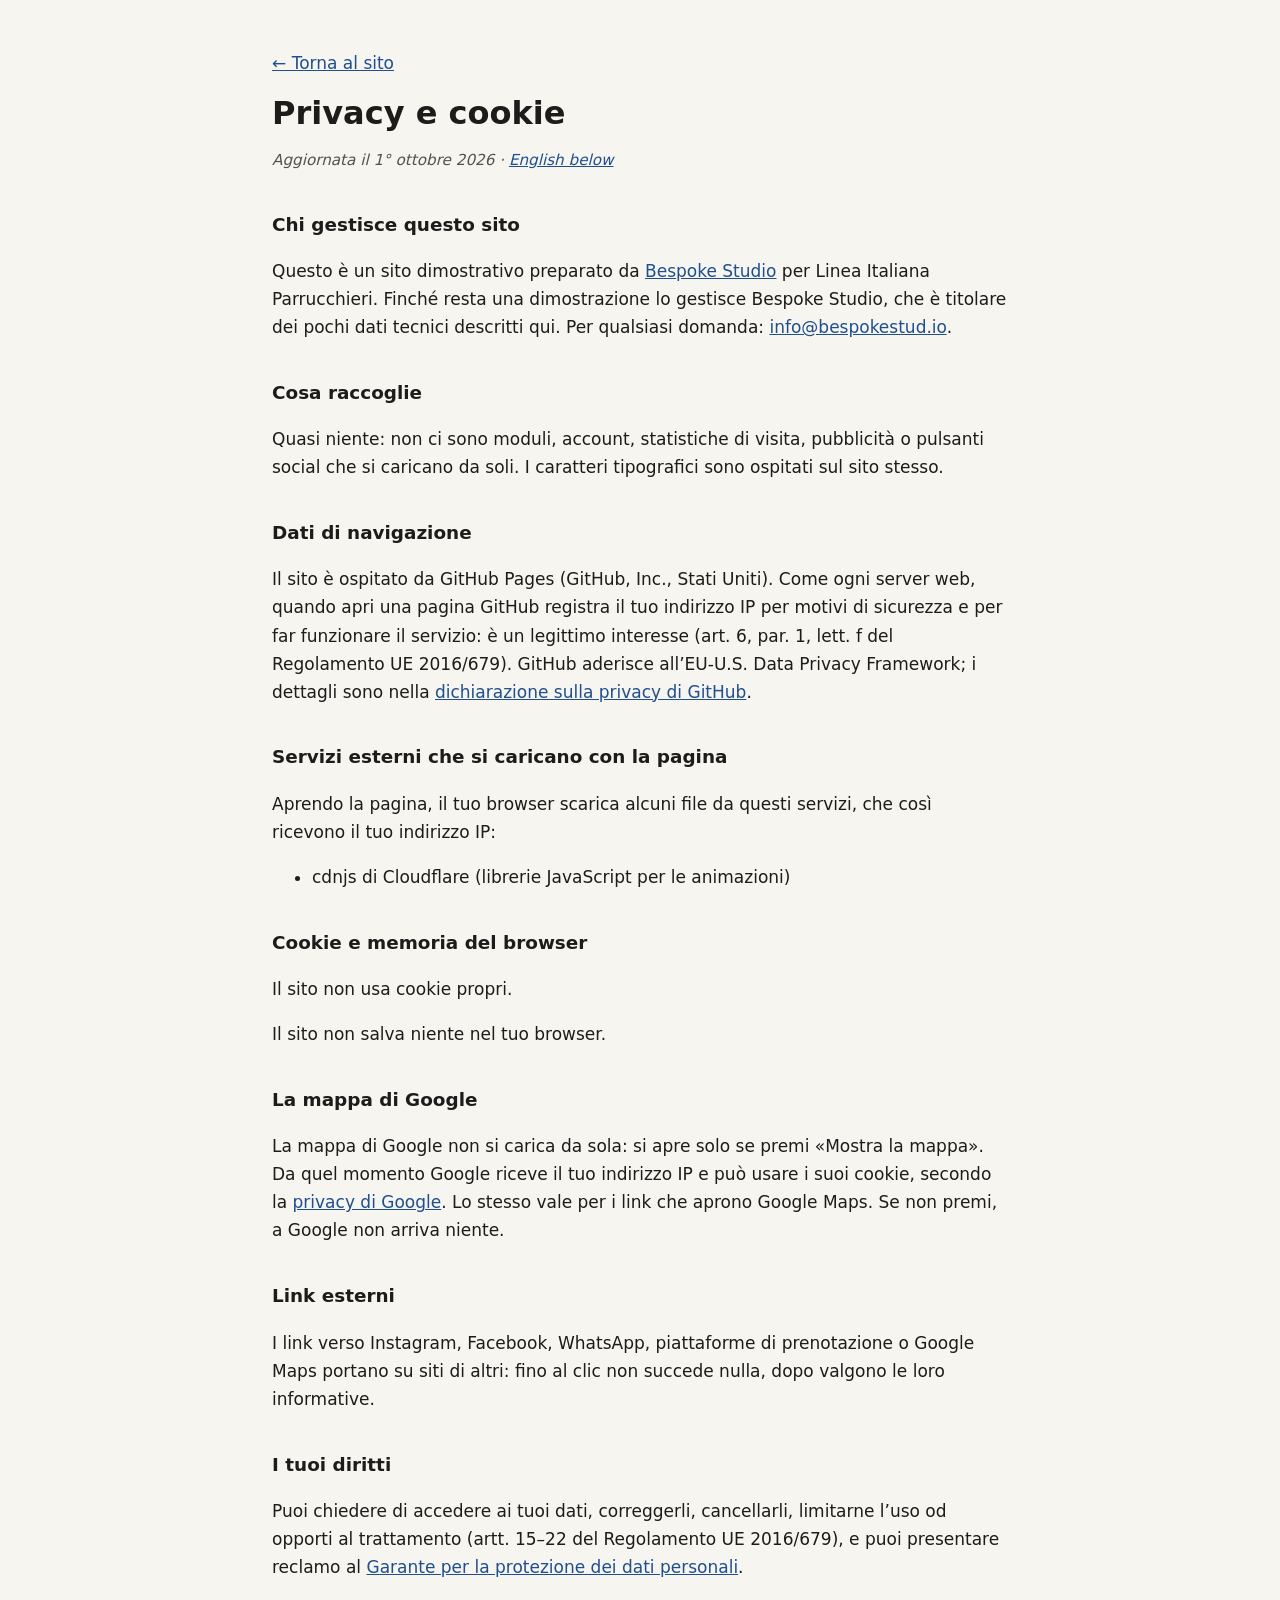
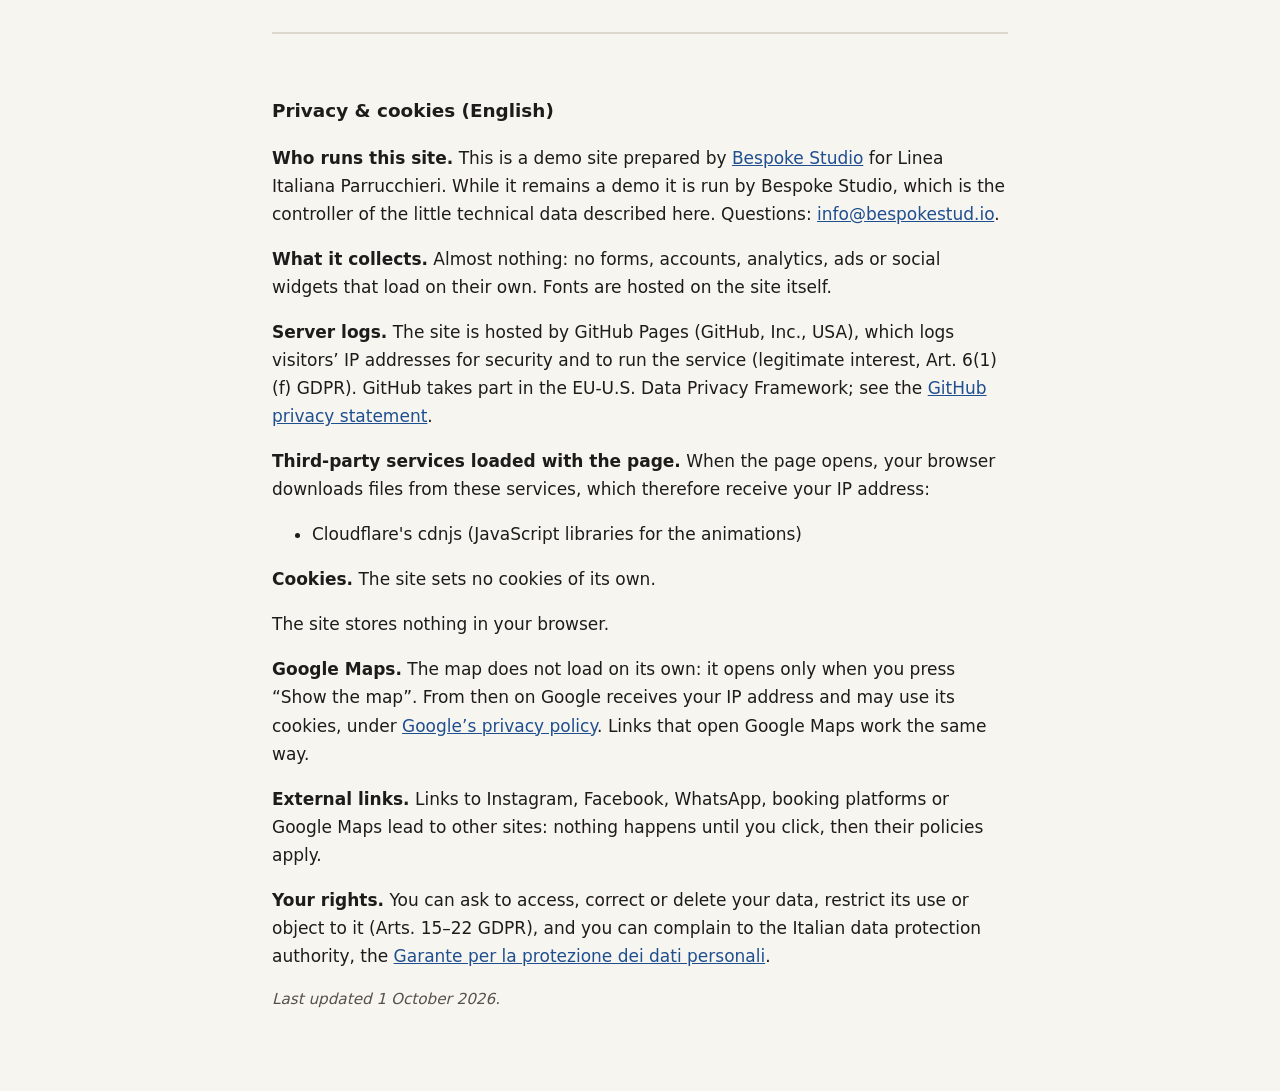
<file: privacy.html>
<!DOCTYPE html>
<html lang="it">
<head>
  <meta charset="UTF-8">
  <meta name="viewport" content="width=device-width, initial-scale=1.0">
  <meta name="robots" content="noindex">
  <title>Privacy e cookie · Linea Italiana Parrucchieri</title>
  <meta name="description" content="Informativa privacy e cookie del sito Linea Italiana Parrucchieri.">
  <style>
    body { margin: 0; background: #f7f5f0; color: #1d1c1a; font: 17px/1.65 system-ui, -apple-system, "Segoe UI", Roboto, sans-serif; }
    main { max-width: 46rem; margin: 0 auto; padding: 32px 20px 64px; }
    h1 { font-size: 2rem; line-height: 1.2; margin: 0.4em 0 0.2em; }
    h2 { font-size: 1.15rem; margin: 2em 0 0.4em; }
    a { color: #1f4f8f; }
    .data { color: #55524c; font-style: italic; font-size: 0.95rem; }
    .en { margin-top: 3em; padding-top: 1.5em; border-top: 2px solid #ddd8cc; }
    code { font-size: 0.9em; background: #ebe7dc; padding: 0 4px; border-radius: 3px; }
  </style>
</head>
<body>
<main>
  <p><a href="index.html">← Torna al sito</a></p>
  <h1>Privacy e cookie</h1>
  <p class="data">Aggiornata il 1° ottobre 2026 · <a href="#english" lang="en">English below</a></p>
  <h2>Chi gestisce questo sito</h2>
  <p>Questo è un sito dimostrativo preparato da <a href="https://bespokestud.io" rel="noopener">Bespoke Studio</a> per Linea Italiana Parrucchieri. Finché resta una dimostrazione lo gestisce Bespoke Studio, che è titolare dei pochi dati tecnici descritti qui. Per qualsiasi domanda: <a href="mailto:info@bespokestud.io">info@bespokestud.io</a>.</p>
  <h2>Cosa raccoglie</h2>
  <p>Quasi niente: non ci sono moduli, account, statistiche di visita, pubblicità o pulsanti social che si caricano da soli. I caratteri tipografici sono ospitati sul sito stesso.</p>
  <h2>Dati di navigazione</h2>
  <p>Il sito è ospitato da GitHub Pages (GitHub, Inc., Stati Uniti). Come ogni server web, quando apri una pagina GitHub registra il tuo indirizzo IP per motivi di sicurezza e per far funzionare il servizio: è un legittimo interesse (art. 6, par. 1, lett. f del Regolamento UE 2016/679). GitHub aderisce all’EU-U.S. Data Privacy Framework; i dettagli sono nella <a href="https://docs.github.com/site-policy/privacy-policies/github-general-privacy-statement" rel="noopener">dichiarazione sulla privacy di GitHub</a>.</p>
  <h2>Servizi esterni che si caricano con la pagina</h2>
  <p>Aprendo la pagina, il tuo browser scarica alcuni file da questi servizi, che così ricevono il tuo indirizzo IP:</p>
  <ul><li>cdnjs di Cloudflare (librerie JavaScript per le animazioni)</li></ul>
  <h2>Cookie e memoria del browser</h2>
  <p>Il sito non usa cookie propri.</p>
  <p>Il sito non salva niente nel tuo browser.</p>
  <h2>La mappa di Google</h2>
  <p>La mappa di Google non si carica da sola: si apre solo se premi «Mostra la mappa». Da quel momento Google riceve il tuo indirizzo IP e può usare i suoi cookie, secondo la <a href="https://policies.google.com/privacy?hl=it" rel="noopener">privacy di Google</a>. Lo stesso vale per i link che aprono Google Maps. Se non premi, a Google non arriva niente.</p>
  <h2>Link esterni</h2>
  <p>I link verso Instagram, Facebook, WhatsApp, piattaforme di prenotazione o Google Maps portano su siti di altri: fino al clic non succede nulla, dopo valgono le loro informative.</p>
  
  <h2>I tuoi diritti</h2>
  <p>Puoi chiedere di accedere ai tuoi dati, correggerli, cancellarli, limitarne l’uso od opporti al trattamento (artt. 15–22 del Regolamento UE 2016/679), e puoi presentare reclamo al <a href="https://www.garanteprivacy.it" rel="noopener">Garante per la protezione dei dati personali</a>.</p>
  <div class="en" id="english" lang="en">
    <h2>Privacy &amp; cookies (English)</h2>
    <p><strong>Who runs this site.</strong> This is a demo site prepared by <a href="https://bespokestud.io" rel="noopener">Bespoke Studio</a> for Linea Italiana Parrucchieri. While it remains a demo it is run by Bespoke Studio, which is the controller of the little technical data described here. Questions: <a href="mailto:info@bespokestud.io">info@bespokestud.io</a>.</p>
    <p><strong>What it collects.</strong> Almost nothing: no forms, accounts, analytics, ads or social widgets that load on their own. Fonts are hosted on the site itself.</p>
    <p><strong>Server logs.</strong> The site is hosted by GitHub Pages (GitHub, Inc., USA), which logs visitors’ IP addresses for security and to run the service (legitimate interest, Art. 6(1)(f) GDPR). GitHub takes part in the EU-U.S. Data Privacy Framework; see the <a href="https://docs.github.com/site-policy/privacy-policies/github-general-privacy-statement" rel="noopener">GitHub privacy statement</a>.</p>
    <p><strong>Third-party services loaded with the page.</strong> When the page opens, your browser downloads files from these services, which therefore receive your IP address:</p><ul><li>Cloudflare's cdnjs (JavaScript libraries for the animations)</li></ul>
    <p><strong>Cookies.</strong> The site sets no cookies of its own.</p>
    <p>The site stores nothing in your browser.</p>
    <p><strong>Google Maps.</strong> The map does not load on its own: it opens only when you press “Show the map”. From then on Google receives your IP address and may use its cookies, under <a href="https://policies.google.com/privacy?hl=en" rel="noopener">Google’s privacy policy</a>. Links that open Google Maps work the same way.</p>
    <p><strong>External links.</strong> Links to Instagram, Facebook, WhatsApp, booking platforms or Google Maps lead to other sites: nothing happens until you click, then their policies apply.</p>
    
    <p><strong>Your rights.</strong> You can ask to access, correct or delete your data, restrict its use or object to it (Arts. 15–22 GDPR), and you can complain to the Italian data protection authority, the <a href="https://www.garanteprivacy.it" rel="noopener">Garante per la protezione dei dati personali</a>.</p>
    <p class="data">Last updated 1 October 2026.</p>
  </div>
</main>
</body>
</html>
</file>
